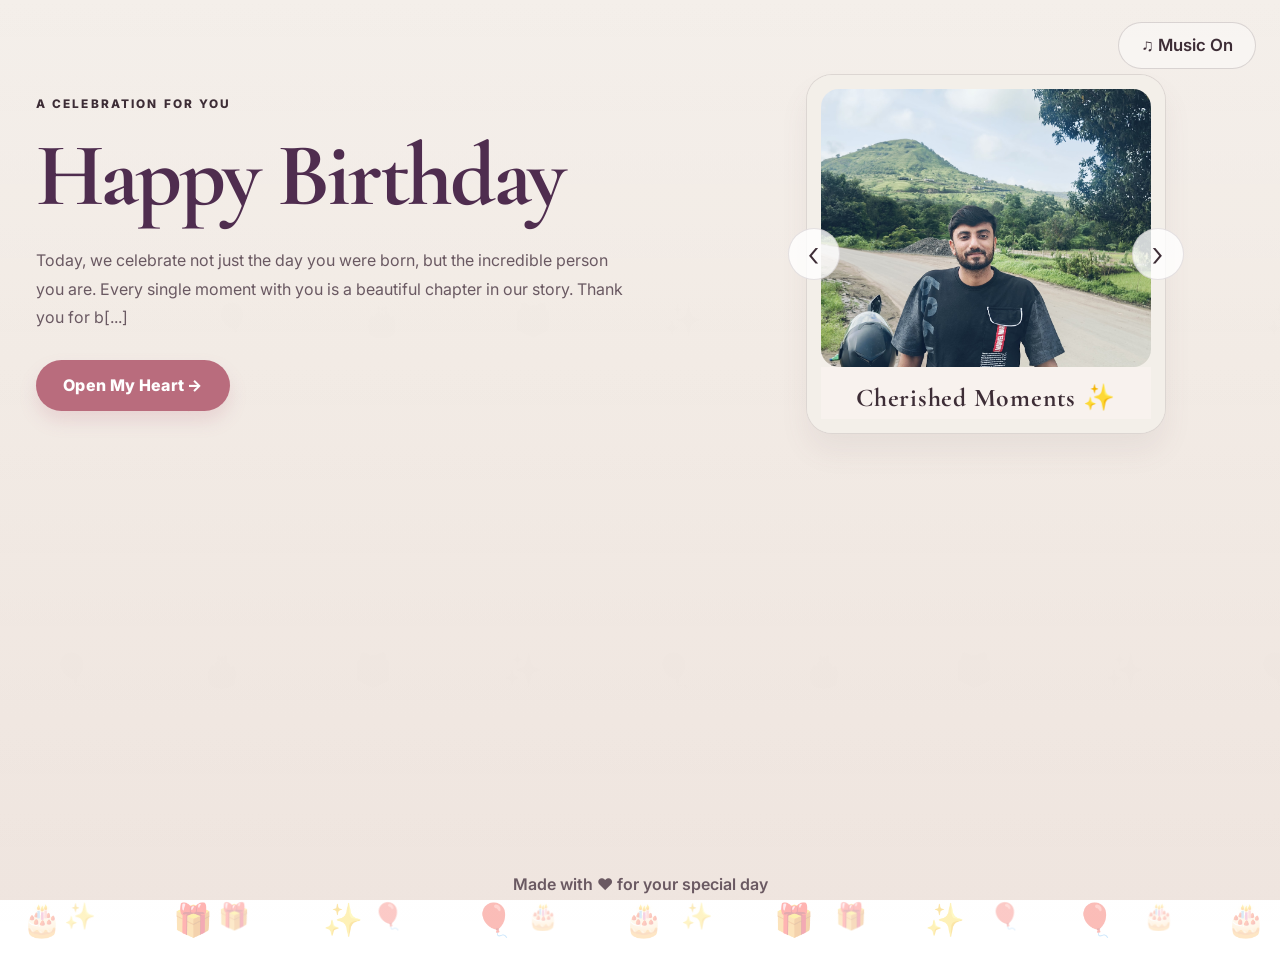
<file: index.html>
<!DOCTYPE html>
<html lang="en-IN">
<head>
  <meta charset="UTF-8">
  <meta name="viewport" content="width=device-width, initial-scale=1.0">
  <title>A Celebration For You</title>
  <link rel="preconnect" href="https://fonts.googleapis.com">
  <link rel="preconnect" href="https://fonts.gstatic.com" crossorigin>
  <link href="https://fonts.googleapis.com/css2?family=Cormorant+Garamond:wght@600;700&family=Inter:wght@400;500;600;700&display=swap" rel="stylesheet">
  <link rel="stylesheet" href="styles_restore.css">
</head>
<body>
  <div class="heart-layer"></div>
  <div class="confetti-layer">
    <div class="confetti confetti-1"></div>
    <div class="confetti confetti-2"></div>
    <div class="confetti confetti-3"></div>
    <div class="confetti confetti-4"></div>
    <div class="confetti confetti-5"></div>
    <div class="confetti confetti-6"></div>
    <div class="confetti confetti-7"></div>
    <div class="confetti confetti-8"></div>
  </div>

  <button type="button" class="music-toggle" id="musicToggle">♫ Music On</button>
  <audio id="bgMusic" loop style="display:none;"></audio>

  <div class="page-shell">
    <header class="topbar">
      <div class="brand"></div>
    </header>

    <main>
      <section class="view active" id="hero">
        <div class="hero">
          <div class="hero-copy">
            <p class="eyebrow">A Celebration For You</p>
            <h1>Happy Birthday<br></h1>
            <p class="lead">Today, we celebrate not just the day you were born, but the incredible person you are. Every single moment with you is a beautiful chapter in our story. Thank you for b[...]
            <div class="cta-row">
              <button type="button" class="btn primary" onclick="showView('story')">Open My Heart →</button>
            </div>
          </div>

          <div class="hero-visual">
            <div class="polaroid-slider">
              <div class="polaroid-frame">
                <div class="polaroid-slide active">
                  <img src="assets/images/single-photo.jpg" alt="Celebration memory">
                  <figcaption>Cherished Moments ✨</figcaption>
                </div>
                <div class="polaroid-slide">
                  <img src="assets/images/image_6f2d0f85.png" alt="Forever us memory">
                  <figcaption>Forever Us 🌷</figcaption>
                </div>
                <div class="polaroid-slide">
                  <img src="assets/images/image_fc53c7a5.png" alt="Happy memory">
                  <figcaption>Endless Laughter 💖</figcaption>
                </div>
              </div>
              <button type="button" class="polaroid-nav prev" aria-label="Previous photo">‹</button>
              <button type="button" class="polaroid-nav next" aria-label="Next photo">›</button>
            </div>
          </div>
        </div>
      </section>

      <section class="view" id="story">
        <div class="story-shell">
          <h2 class="letter-heading">Click for a Quick Reality Check 😜</h2>

          <div class="letter-envelope" id="birthdayEnvelope">
            <div class="envelope-flap"></div>

            <div class="letter-sheet">
              <h2 class="letter-title">Happy Birthday Darshu ✨</h2>

              <div class="poem-body">
                <p>Beeja badha mate duniya ma game tetlo hoy clash,<br>
                Pan tari sathe vaat thay etle life thai jay jalsa-ne-moj!</p>

                <p>Taro look che ekdam 'premium' ane nature taro sober,<br>
                Pan mari reels like karva ma tu modo pade che, that's not fair! 😜</p>

                <p>Mari badhi j crazy vaato par tu je rite hase che,<br>
                Sachu kahu to, tu j maro favorite 'stress buster' bane che.</p>

                <p>Lagna pachi bhale remote control mate aapni thay fight,<br>
                Pan tari bajuma besine aakhi life lage che ekdam bright! 🌟</p>
              </div>

              <p class="letter-signoff"><b>~ Happy Birthday Darshu ❤️</b></p>
              <button type="button" class="btn primary letter-next-btn" id="closeLetterBtn">Continue Surprise →</button>
            </div>

            <div class="envelope-body-front"></div>

            <button type="button" class="wax-seal" id="envelopeSeal">
              <span class="seal-heart">♥</span>
            </button>
          </div>
        </div>
      </section>

      <section class="view" id="balloons">
        <div class="balloon-view">
          <div class="balloon-panel">
            <div class="section-heading">
              <p class="letter-heading">Pop for Happiness</p>
              <h2>Every Balloon Holds a Reason for You... ❤️</h2>
            </div>
            <div class="balloon-scene" id="balloonScene"></div>
            <button type="button" class="btn primary hidden" id="nextFromBalloons">See Your Invitation →</button>
          </div>
        </div>
      </section>

      <section class="view" id="success">
        <div class="balloon-panel" style="max-width: 680px;">
          <h1 class="success-banner" style="font-size: clamp(2rem, 5vw, 3.5rem); color: var(--accent); margin: 0; font-weight: 800; letter-spacing: 0.05em;">
            🎉 SUCCESS! 🎉
          </h1>

          <div class="wish-card-box">
            <h2 style="font-size: clamp(2.2rem, 4vw, 3rem); color: var(--primary); margin: 0 0 15px;">
              Happy Birthday, Darshu! 🎂
            </h2>

            <p style="color: var(--muted); font-size: 1.15rem; line-height: 1.8; margin-bottom: 30px;">
              You've successfully unlocked every hidden reason! You are my today, my tomorrow, and my absolute favorite chapter in this life. Thank you for being the calm in my chaotic world. Now[...]
            </p>

            <button type="button" class="btn primary" id="surpriseButtonFromWish">
              See Your Invitation Detail →
            </button>
          </div>
        </div>
      </section>

      <section class="view" id="rsvp">
        <div class="glass-card rsvp-card">
          <div class="rsvp-question" id="questionModal">
            <p class="eyebrow">A Personal Request</p>
            <h2>Will You Celebrate With Me?</h2>
            <p>I want to spend this beautiful milestone day celebrating you. Will you be with me for this special birthday celebration?</p>
            <div class="rsvp-actions">
              <button type="button" class="btn primary yes-btn">Yes</button>
              <button type="button" class="btn secondary no-btn">No</button>
            </div>
          </div>

          <div class="final-invite hidden" id="finalInvite">
            <div class="final-invite-inner">
              <p class="eyebrow">The Celebration Details</p>
              <h3>Let's Make It Unforgettable</h3>
              <div class="final-card-grid">
                <div class="final-card">
                  <span class="label">Date</span>
                  <div class="final-card-value">03 Sept 2026</div>
                  <p>Birthday Celebration</p>
                </div>
                <div class="final-card">
                  <span class="label">Time</span>
                  <div class="final-card-value">8:30 PM</div>
                  <p>Dress in your finest, with hearts ready</p>
                </div>
                <div class="final-card" id="venueCard">
                  <span class="label">Venue</span>
                  <div class="final-card-value">Teera, Wakad</div>
                  <p>Kaspate Corner, Hinjawadi Rd, Pune</p>
                  <a href="https://maps.app.goo.gl/9mBRzWY6cF8ZieEKA" target="_blank" class="map-link">Open in Google Maps</a>
                </div>
              </div>
            </div>
          </div>
        </div>
      </section>
    </main>

    <footer class="footer">
      <p>Made with ♥ for your special day</p>
    </footer>
  </div>

  <script src="script_restore.js"></script>
</body>
</html>
</file>
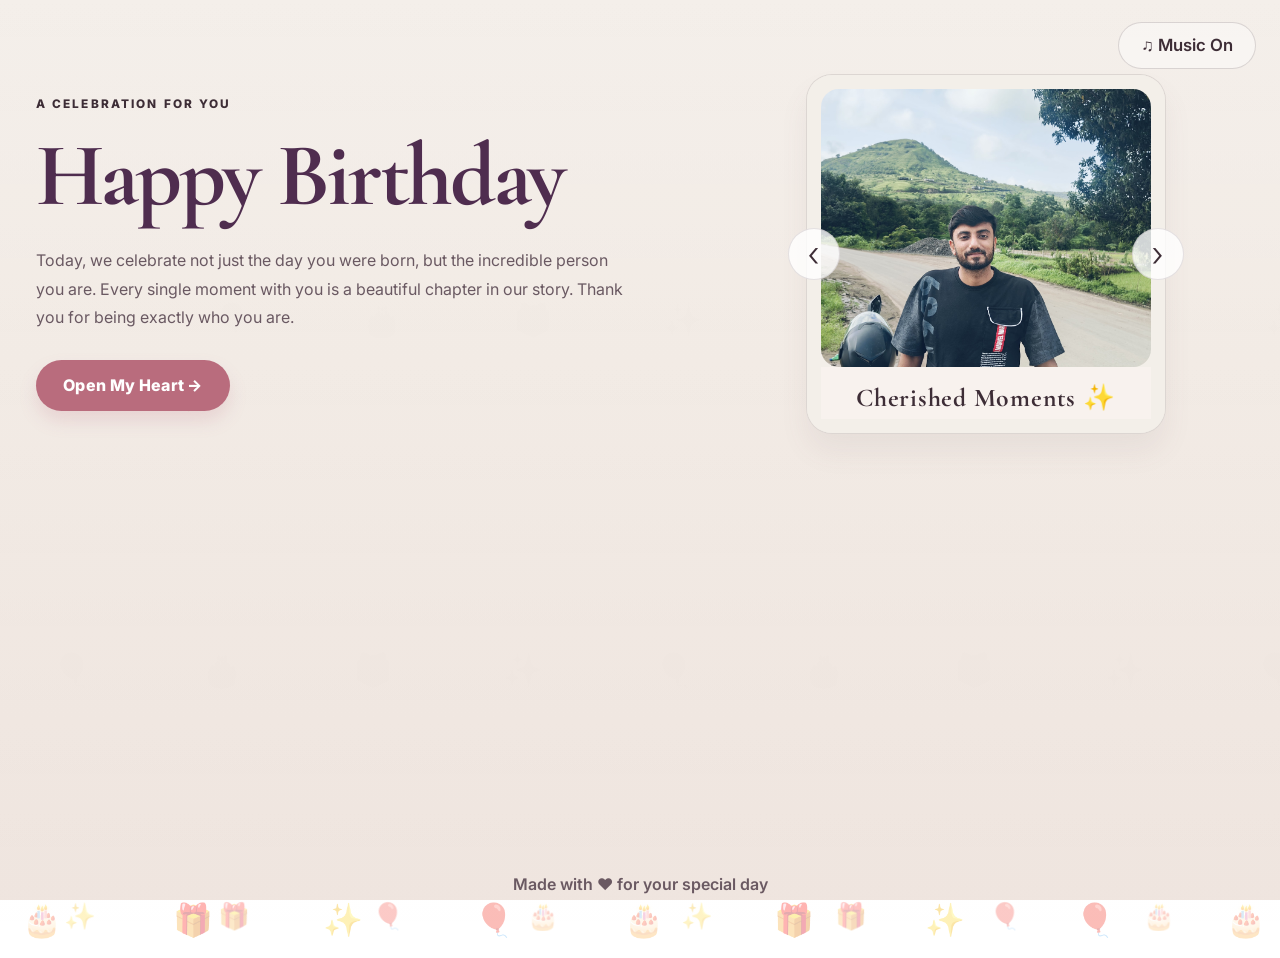
<file: index_restore.html>
<!DOCTYPE html>
<html lang="en-IN">
<head>
  <meta charset="UTF-8">
  <meta name="viewport" content="width=device-width, initial-scale=1.0">
  <title>A Celebration For You</title>
  <link rel="preconnect" href="https://fonts.googleapis.com">
  <link rel="preconnect" href="https://fonts.gstatic.com" crossorigin>
  <link href="https://fonts.googleapis.com/css2?family=Cormorant+Garamond:wght@600;700&family=Inter:wght@400;500;600;700&display=swap" rel="stylesheet">
  <link rel="stylesheet" href="styles_restore.css">
</head>
<body>
  <div class="heart-layer"></div>
  <div class="confetti-layer">
    <div class="confetti confetti-1"></div>
    <div class="confetti confetti-2"></div>
    <div class="confetti confetti-3"></div>
    <div class="confetti confetti-4"></div>
    <div class="confetti confetti-5"></div>
    <div class="confetti confetti-6"></div>
    <div class="confetti confetti-7"></div>
    <div class="confetti confetti-8"></div>
  </div>

  <button type="button" class="music-toggle" id="musicToggle">♫ Music On</button>
  <audio id="bgMusic" loop style="display:none;"></audio>

  <div class="page-shell">
    <header class="topbar">
      <div class="brand"></div>
    </header>

    <main>
      <section class="view active" id="hero">
        <div class="hero">
          <div class="hero-copy">
            <p class="eyebrow">A Celebration For You</p>
            <h1>Happy Birthday<br></h1>
            <p class="lead">Today, we celebrate not just the day you were born, but the incredible person you are. Every single moment with you is a beautiful chapter in our story. Thank you for being exactly who you are.</p>
            <div class="cta-row">
              <button type="button" class="btn primary" onclick="showView('story')">Open My Heart →</button>
            </div>
          </div>

          <div class="hero-visual">
            <div class="polaroid-slider">
              <div class="polaroid-frame">
                <div class="polaroid-slide active">
                  <img src="assets/images/single-photo.jpg" alt="Celebration memory">
                  <figcaption>Cherished Moments ✨</figcaption>
                </div>
                <div class="polaroid-slide">
                  <img src="assets/images/image_6f2d0f85.png" alt="Forever us memory">
                  <figcaption>Forever Us 🌷</figcaption>
                </div>
                <div class="polaroid-slide">
                  <img src="assets/images/image_fc53c7a5.png" alt="Happy memory">
                  <figcaption>Endless Laughter 💖</figcaption>
                </div>
              </div>
              <button type="button" class="polaroid-nav prev" aria-label="Previous photo">‹</button>
              <button type="button" class="polaroid-nav next" aria-label="Next photo">›</button>
            </div>
          </div>
        </div>
      </section>

      <section class="view" id="story">
        <div class="story-shell">
          <h2 class="letter-heading">Click for a Quick Reality Check 😜</h2>

          <div class="letter-envelope" id="birthdayEnvelope">
            <div class="envelope-flap"></div>

            <div class="letter-sheet">
              <h2 class="letter-title">Happy Birthday Darshu ✨</h2>

              <div class="poem-body">
                <p>Beeja badha mate duniya ma game tetlo hoy clash,<br>
                Pan tari sathe vaat thay etle life thai jay jalsa-ne-moj!</p>

                <p>Taro look che ekdam 'premium' ane nature taro sober,<br>
                Pan mari reels like karva ma tu modo pade che, that's not fair! 😜</p>

                <p>Mari badhi j crazy vaato par tu je rite hase che,<br>
                Sachu kahu to, tu j maro favorite 'stress buster' bane che.</p>

                <p>Lagna pachi bhale remote control mate aapni thay fight,<br>
                Pan tari bajuma besine aakhi life lage che ekdam bright! 🌟</p>
              </div>

              <p class="letter-signoff"><b>~ Happy Birthday Darshu ❤️</b></p>
              <button type="button" class="btn primary letter-next-btn" id="closeLetterBtn">Continue Surprise →</button>
            </div>

            <div class="envelope-body-front"></div>

            <button type="button" class="wax-seal" id="envelopeSeal">
              <span class="seal-heart">♥</span>
            </button>
          </div>
        </div>
      </section>

      <section class="view" id="balloons">
        <div class="balloon-view">
          <div class="balloon-panel">
            <div class="section-heading">
              <p class="letter-heading">Pop for Happiness</p>
              <h2>Every Balloon Holds a Reason for You... ❤️</h2>
            </div>
            <div class="balloon-scene" id="balloonScene"></div>
            <button type="button" class="btn primary hidden" id="nextFromBalloons">See Your Invitation →</button>
          </div>
        </div>
      </section>

      <section class="view" id="success">
        <div class="balloon-panel" style="max-width: 680px;">
          <h1 class="success-banner" style="font-size: clamp(2rem, 5vw, 3.5rem); color: var(--accent); margin: 0; font-weight: 800; letter-spacing: 0.05em;">
            🎉 SUCCESS! 🎉
          </h1>

          <div class="wish-card-box">
            <h2 style="font-size: clamp(2.2rem, 4vw, 3rem); color: var(--primary); margin: 0 0 15px;">
              Happy Birthday, Darshu! 🎂
            </h2>

            <p style="color: var(--muted); font-size: 1.15rem; line-height: 1.8; margin-bottom: 30px;">
              You've successfully unlocked every hidden reason! You are my today, my tomorrow, and my absolute favorite chapter in this life. Thank you for being the calm in my chaotic world. Now, let’s continue to reveal your official birthday celebration invitation! ✨
            </p>

            <button type="button" class="btn primary" id="surpriseButtonFromWish">
              See Your Invitation Detail →
            </button>
          </div>
        </div>
      </section>

      <section class="view" id="rsvp">
        <div class="glass-card rsvp-card">
          <div class="rsvp-question" id="questionModal">
            <p class="eyebrow">A Personal Request</p>
            <h2>Will You Celebrate With Me?</h2>
            <p>I want to spend this beautiful milestone day celebrating you. Will you be with me for this special birthday celebration?</p>
            <div class="rsvp-actions">
              <button type="button" class="btn primary yes-btn">Yes</button>
              <button type="button" class="btn secondary no-btn">No</button>
            </div>
          </div>

          <div class="final-invite hidden" id="finalInvite">
            <div class="final-invite-inner">
              <p class="eyebrow">The Celebration Details</p>
              <h3>Let's Make It Unforgettable</h3>
              <div class="final-card-grid">
                <div class="final-card">
                  <span class="label">Date</span>
                  <div class="final-card-value">03 Sept 2026</div>
                  <p>Birthday Celebration</p>
                </div>
                <div class="final-card">
                  <span class="label">Time</span>
                  <div class="final-card-value">8:30 PM</div>
                  <p>Dress in your finest, with hearts ready</p>
                </div>
                <div class="final-card" id="venueCard">
                  <span class="label">Venue</span>
                  <div class="final-card-value">Teera, Wakad</div>
                  <p>Kaspate Corner, Hinjawadi Rd, Pune</p>
                  <a href="https://google.com" target="_blank" class="map-link">Open in Google Maps</a>
                </div>
              </div>
            </div>
          </div>
        </div>
      </section>
    </main>

    <footer class="footer">
      <p>Made with ♥ for your special day</p>
    </footer>
  </div>

  <script src="script_restore.js"></script>
</body>
</html>
</file>
<file: styles_restore.css>
:root {
  --bg: #f4efe9;
  --bg-deep: #efe5df;
  --panel: #f5f0ec;
  --panel-soft: #f7f1ee;
  --text: #3d2d36;
  --muted: #6a5962;
  --primary: #4f2d4f;
  --accent: #c77788;
  --gold: #d8b06a;
  --rose: #e7c7c8;
  --line: rgba(88, 70, 79, 0.15);
  --letter: #fffaf6;
}

* { box-sizing: border-box; }
html { scroll-behavior: smooth; }
body {
  margin: 0;
  font-family: "Inter", sans-serif;
  color: var(--text);
  background: linear-gradient(180deg, var(--bg) 0%, var(--bg-deep) 100%);
  min-height: 100vh;
  overflow-y: auto;
  overflow-x: hidden;
  background-attachment: fixed;
  position: relative;
}

body::before {
  content: "🎈 🎂 🎁 ✨ 🎈 🎂 🎁 ✨ 🎈 🎂 🎁 ✨";
  position: fixed;
  top: 100%;
  left: -10%;
  width: 120%;
  word-spacing: clamp(50px, 8vw, 120px);
  font-size: clamp(1.4rem, 2.5vw, 2.2rem);
  white-space: nowrap;
  pointer-events: none;
  z-index: 0;
  opacity: 0.35;
  animation: celebrateFloatingIconsDense 11s linear infinite;
  text-shadow: 180px -250px 0px rgba(0,0,0,0.02),
               340px -600px 0px rgba(0,0,0,0.01);
}

body::after {
  content: "✨ 🎁 🎈 🎂 ✨ 🎁 🎈 🎂 ✨ 🎁 🎈 🎂";
  position: fixed;
  top: 100%;
  left: 5%;
  width: 120%;
  word-spacing: clamp(60px, 9vw, 140px);
  font-size: clamp(1.1rem, 2vw, 1.8rem);
  white-space: nowrap;
  pointer-events: none;
  z-index: 0;
  opacity: 0.28;
  animation: celebrateFloatingIconsStaggered 14s linear infinite;
  animation-delay: 4.5s;
  filter: blur(0.5px);
}

img { max-width: 100%; display: block; }
button, a { font: inherit; }
button { cursor: pointer; }

/* ========================================================
   HARDWARE-ACCELERATED RANDOM FLUID PARTICLE CANVAS
   ======================================================== */

.party-bg-canvas {
  position: fixed;
  inset: 0;
  overflow: hidden;
  pointer-events: none;
  z-index: 0;
}

.bg-floating-item {
  position: absolute;
  top: 105%;
  opacity: 0;
  will-change: transform, opacity;
  animation: floatUpwardRandom linear forwards;
}

@keyframes floatUpwardRandom {
  0% {
    transform: translateY(0) scale(0.5) rotate(var(--start-rotation));
    opacity: 0;
  }
  15% {
    opacity: 0.45;
  }
  85% {
    opacity: 0.45;
  }
  100% {
    transform: translateY(-115vh) scale(1) rotate(calc(var(--start-rotation) + 180deg)) translateX(var(--drift-x));
    opacity: 0;
  }
}

.page-shell {
  position: relative;
  max-width: 1280px;
  min-height: 100vh;
  margin: 0 auto;
  padding: 24px clamp(18px, 2.8vw, 36px) 40px;
  overflow: visible;
  background: linear-gradient(180deg, rgba(255,255,255,0.05), rgba(255,255,255,0));
  z-index: 1;
}

.page-shell::before,
.page-shell::after {
  display: none;
}

.topbar { display: flex; justify-content: space-between; align-items: center; padding: 12px 0 18px; gap: 18px; }
.brand {
  font-family: "Cormorant Garamond", serif;
  font-weight: 700;
  letter-spacing: 0.02em;
  font-size: clamp(3rem, 4vw, 5rem);
  color: var(--primary);
  text-shadow: none;
  line-height: 1;
  font-style: italic;
}

.topbar {
  padding-top: 8px;
}

.music-toggle {
  position: fixed;
  top: 22px; right: 24px; z-index: 20;
  border: 1px solid rgba(89, 74, 80, 0.2);
  background: rgba(255,255,255,0.4);
  color: var(--text);
  border-radius: 999px; padding: 12px 22px;
  box-shadow: none;
  font-weight: 600; transition: none;
  font-size: 1.05rem;
}
.music-toggle.playing {
  background: rgba(255,255,255,0.6);
  color: var(--text);
  box-shadow: none;
}
.music-toggle:hover { transform: none; box-shadow: none; }

main { position: relative; min-height: calc(100vh - 110px); overflow: visible; padding-bottom: 40px; }
.view {
  position: relative; width: 100%; display: none; opacity: 0; transform: none; filter: none;
  transition: none;
}
.view.active { display: block; opacity: 1; pointer-events: auto; transform: none; filter: none; }

.hero { display: grid; grid-template-columns: 1.1fr 0.9fr; align-items: center; gap: clamp(28px, 5vw, 60px); min-height: auto; padding: 24px 0; position: relative; isolation: isolate; }
.hero::before,
.hero::after {
  content: "✦";
  position: absolute;
  font-size: 1.2rem;
  color: var(--gold);
  opacity: 0.9;
  animation: twinkle 3s ease-in-out infinite alternate;
}
.hero::before {
  left: 12%; bottom: 10%;
}
.hero::after {
  right: 16%; top: 10%;
  color: var(--accent);
  animation-delay: 1s;
}
.eyebrow {
  margin: 0 0 16px; color: var(--text); letter-spacing: 0.18em; text-transform: uppercase; font-size: 0.74rem; font-weight: 800;
  text-shadow: none;
}
.hero-copy, .hero-visual { position: relative; z-index: 1; }
.hero-copy h1, .section-heading h2, .rsvp-card h2, .balloon-panel h2 { font-family: "Cormorant Garamond", serif; margin: 0; line-height: 1.1; letter-spacing: -0.03em; }
.hero-copy h1 {
  font-size: clamp(4rem, 7vw, 8rem); color: var(--primary); animation: heroReveal 0.7s ease both, titleFloat 6s ease-in-out infinite;
  text-shadow: none;
}
.hero-copy h1 span {
  color: var(--accent);
  text-shadow: none;
}
.lead { max-width: 600px; margin-top: 20px; font-size: clamp(1rem, 1.2vw, 1.08rem); line-height: 1.8; color: var(--muted); }
.cta-row { display: flex; flex-wrap: wrap; gap: 16px; margin-top: 28px; }
.btn {
  appearance: none; border: 0; display: inline-flex; align-items: center; justify-content: center; border-radius: 999px; padding: 0.95rem 1.7rem;
  font-weight: 700; letter-spacing: 0.02em; transition: transform 0.2s ease, filter 0.2s ease;
  box-shadow: none;
}
.btn:hover { transform: translateY(-1px); box-shadow: none; filter: brightness(0.98); }
.btn.primary {
  background: #b96c7d;
  color: #fff;
  font-weight: 800;
  box-shadow: 0 10px 18px rgba(185, 108, 125, 0.18);
}
.btn.secondary {
  background: #f5efe9;
  color: var(--text);
  border: 1px solid var(--line);
  box-shadow: none;
}

.hero-visual { display: grid; place-items: center; }
.polaroid-slider { position: relative; display: grid; place-items: center; width: min(100%, 360px); gap: 18px; }
.polaroid-frame {
  position: relative; width: min(100%, 460px); max-width: 500px; aspect-ratio: 1 / 1; background: #f3efe9; border-radius: 26px;
  box-shadow: 0 18px 28px rgba(120, 92, 104, 0.08);
  border: 1px solid var(--line); overflow: hidden;
  animation: photoFloat 7s ease-in-out infinite;
}
.polaroid-slide { position: absolute; inset: 0; display: none; padding: 14px; background: #f3efe9; border-radius: 20px; }
.polaroid-slide.active { display: block; }
.polaroid-slide img { width: 100%; height: calc(100% - 52px); object-fit: cover; border-radius: 18px; display: block; aspect-ratio: 1 / 1; }
.polaroid-slide figcaption {
  height: 52px; display: flex; align-items: center; justify-content: center; color: var(--text);
  font-family: "Cormorant Garamond", serif; font-size: 1.6rem; font-weight: 700; letter-spacing: 0.03em; padding-top: 8px;
  text-shadow: none;
  background: #f8f2ee;
}
.polaroid-nav {
  position: absolute; top: 50%; transform: translateY(-50%); width: 52px; height: 52px; border: 1px solid var(--line);
  border-radius: 50%; background: rgba(255,255,255,0.8); color: var(--text);
  font-size: 2.2rem; line-height: 1; font-weight: 300; box-shadow: none;
  z-index: 3; cursor: pointer; display: flex; align-items: center; justify-content: center; transition: none;
}
.polaroid-nav.prev { left: -18px; }
.polaroid-nav.next { right: -18px; }
.polaroid-nav:hover { transform: translateY(-50%); box-shadow: none; }

.story-shell { display: grid; place-items: center; gap: 24px; min-height: 72vh; }
.letter-heading {
  margin: 0; text-align: center; font-family: "Cormorant Garamond", serif; font-size: clamp(3rem, 5vw, 5rem);
  color: var(--primary); font-style: italic; letter-spacing: 0.02em;
  text-shadow: none;
}

.letter-envelope {
  position: relative;
  width: min(95%, 480px);
  height: 340px;
  background: #b2182b;
  border-radius: 0 0 12px 12px;
  margin: 240px auto 60px;
  box-shadow: 0 20px 40px rgba(0, 0, 0, 0.15);
  perspective: 1500px;
  z-index: 5;
}

.envelope-flap {
  position: absolute;
  top: 0; left: 0; width: 100%; height: 100%;
  background: linear-gradient(135deg, #e56571 0%, #be2237 100%);
  clip-path: polygon(0 0, 50% 60%, 100% 0);
  transform-origin: top center;
  transition: transform 0.6s cubic-bezier(0.4, 0, 0.2, 1), z-index 0.2s step-end;
  z-index: 10;
}

.envelope-body-front {
  position: absolute; inset: 0;
  background: linear-gradient(180deg, #ca2b40 0%, #aa1a2d 100%);
  clip-path: polygon(0 45%, 50% 65%, 100% 45%, 100% 100%, 0 100%);
  border-radius: 0 0 12px 12px;
  z-index: 8;
}

.letter-sheet {
  position: absolute;
  left: 50%;
  top: 10px;
  width: 90%;
  background: #fffaf6;
  border-radius: 8px;
  padding: 32px 24px;
  box-shadow: 0 10px 30px rgba(0,0,0,0.12);
  border: 1px solid rgba(88, 70, 79, 0.1);
  transform: translateX(-50%) translateY(10px);
  opacity: 0;
  z-index: 99;
  text-align: center;
  font-family: "Cormorant Garamond", serif;
  min-height: max-content;
  transition: transform 0.8s cubic-bezier(0.175, 0.885, 0.32, 1.25) 0.3s, opacity 0.5s ease 0.3s;
}

.letter-title { color: #4f2d4f; font-size: 1.8rem; margin: 0 0 20px; font-style: italic; }
.poem-body p { font-size: 1.05rem; line-height: 1.5; color: #3d2d36; margin: 0 0 16px; }
.letter-signoff { color: #b96c7d; font-size: 1.2rem; margin-top: 15px; display: block; }
.letter-next-btn { margin-top: 20px; padding: 10px 24px; font-size: 0.9rem; }

.wax-seal {
  position: absolute;
  left: 50%;
  top: 50%;
  transform: translate(-50%, -50%);
  width: 55px;
  height: 55px;
  background: radial-gradient(circle, #e7a8b4, #c77788 70%);
  border: 2px solid rgba(255,255,255,0.5);
  border-radius: 50%;
  color: #fff;
  font-size: 1.5rem;
  display: grid;
  place-items: center;
  cursor: pointer !important;
  z-index: 120 !important;
  pointer-events: auto !important;
  box-shadow: 0 6px 15px rgba(199, 119, 136, 0.4);
  transition: transform 0.2s ease, opacity 0.4s ease;
}
.wax-seal:hover { transform: translate(-50%, -50%) scale(1.08); }

.letter-envelope.opened .envelope-flap {
  transform: rotateX(180deg);
  z-index: 2;
}

.letter-envelope.opened .letter-sheet {
  opacity: 1;
  transform: translateX(-50%) translateY(-280px);
}

.letter-envelope.opened .wax-seal {
  opacity: 0 !important;
  pointer-events: none !important;
  z-index: 0 !important;
}

@media (max-width: 600px) {
  .letter-envelope { margin-top: 200px; }
  .letter-sheet { padding: 20px 16px; }
  .poem-body p { font-size: 0.9rem; line-height: 1.4; margin-bottom: 12px; }
  .letter-envelope.opened .letter-sheet { transform: translateX(-50%) translateY(-240px); }
}

.story-actions { display: flex; justify-content: center; margin-top: 8px; }

.balloon-panel { position: relative; margin: 0 auto; background: #f3eee9; border: 1px solid var(--line); border-radius: 32px; box-shadow: none; width: min(100%, 980px); padding: clamp(20px, 3vw, 36px); text-align: center; }
.balloon-view { min-height: auto; display: grid; place-items: center; padding: 24px 0; }
.balloon-scene {
  position: relative; z-index: 1; height: clamp(380px, 50vh, 520px); overflow: hidden; border-radius: 28px; margin-bottom: 24px;
  background: linear-gradient(180deg, #f5f0eb 0%, #f2e6e2 100%);
}
.balloon {
  position: absolute;
  width: 120px;
  height: 150px;
  border: 0;
  border-radius: 50% 50% 46% 46%;
  background: linear-gradient(180deg, rgba(255,255,255,0.6), hsla(var(--hue), 45%, 85%, 1));
  box-shadow: inset 0 4px 12px rgba(255,255,255,0.4), 0 8px 20px rgba(0,0,0,0.05);
  cursor: pointer;
  transition: transform 0.4s cubic-bezier(0.175, 0.885, 0.32, 1.275), opacity 0.3s ease;
}

.balloon::before {
  content: "";
  position: absolute;
  width: 2px;
  height: 86px;
  background: rgba(84, 59, 69, 0.2);
  left: 50%;
  top: 100%;
  transform: translateX(-50%);
}

.balloon.burst {
  background: transparent !important;
  border: none !important;
  box-shadow: none !important;
  pointer-events: none !important;
}

.balloon.burst::before {
  display: none !important;
}

.balloon-message {
  position: absolute;
  top: 50%;
  left: 50%;
  transform: translate(-50%, -50%) scale(0.8);
  font-size: 0.85rem;
  font-weight: 700;
  color: var(--text);
  background: #fffaf6;
  border-radius: 14px;
  padding: 10px 16px;
  opacity: 0;
  visibility: hidden;
  width: max-content;
  max-width: 180px;
  text-align: center;
  box-shadow: 0 10px 25px rgba(82, 58, 64, 0.12);
  border: 1px solid rgba(95, 69, 76, 0.15);
  transition: transform 0.4s cubic-bezier(0.175, 0.885, 0.32, 1.275), opacity 0.3s ease;
}

.balloon:nth-child(1) .balloon-message {
  transform: translate(-25%, -50%) scale(0.8);
}
.balloon:nth-child(1).burst .balloon-message {
  transform: translate(-25%, -50%) scale(1.1) !important;
}

.balloon:nth-child(7) .balloon-message {
  transform: translate(-75%, -50%) scale(0.8);
}
.balloon:nth-child(7).burst .balloon-message {
  transform: translate(-75%, -50%) scale(1.1) !important;
}

.balloon.burst .balloon-message {
  opacity: 1 !important;
  visibility: visible !important;
  transform: translate(-50%, -50%) scale(1.1);
  z-index: 50;
}

#success.active .success-banner {
  animation: pulseCelebrateGlow 2.5s ease-in-out infinite alternate;
}

#success.active h2 {
  font-family: "Cormorant Garamond", serif;
  animation: typographyFloatLift 4s ease-in-out infinite alternate;
}

#success .wish-card-box {
  background: #fffaf6;
  border: 1px solid var(--line);
  padding: 40px 30px;
  border-radius: 24px;
  box-shadow: 0 15px 35px rgba(120, 92, 104, 0.08);
  margin-top: 25px;
}

@keyframes pulseCelebrateGlow {
  0% {
    transform: scale(1);
    text-shadow: 0 0 10px rgba(185, 108, 125, 0.2);
  }
  100% {
    transform: scale(1.08);
    text-shadow: 0 0 25px rgba(185, 108, 125, 0.6), 0 0 40px rgba(216, 176, 106, 0.3);
  }
}

@keyframes typographyFloatLift {
  0% {
    transform: translateY(0);
  }
  100% {
    transform: translateY(-8px);
  }
}

.birthday-wish { width: min(100%, 780px); margin: 30px auto 0; background: #f9f3ee; border: 1px solid var(--line); border-radius: 28px; box-shadow: none; padding: 36px 22px; text-align: center; }
.wish-eyebrow { margin: 0 0 12px; font-size: 0.8rem; font-weight: 800; letter-spacing: 0.18em; text-transform: uppercase; color: var(--primary); text-shadow: none; }
.birthday-wish h2 { font-family: "Cormorant Garamond", serif; font-size: clamp(2.5rem, 4vw, 4.2rem); color: var(--primary); margin: 0 0 16px; text-shadow: none; }
.wish-message { font-size: 1.1rem; color: var(--muted); line-height: 1.8; margin: 0 auto 20px; max-width: 620px; }

.rsvp-card { max-width: 980px; margin: 0 auto; background: #f9f2ee; border-radius: 28px; border: 1px solid var(--line); padding: clamp(20px, 3vw, 36px); box-shadow: none; }
.rsvp-envelope-wrap { display: grid; place-items: center; margin-top: 20px; }
.rsvp-question { margin-top: 28px; text-align: center; }
.rsvp-question h2 { font-family: "Cormorant Garamond", serif; font-size: clamp(2.5rem, 4vw, 4rem); color: var(--primary); margin: 0 0 12px; text-shadow: none; }
.rsvp-question p { color: var(--muted); font-size: 1.05rem; margin-bottom: 18px; }
.rsvp-actions { display: flex; justify-content: center; gap: 18px; flex-wrap: wrap; margin-top: 20px; }
.yes-btn, .no-btn { transition: none; }
.no-btn { position: relative; }

.final-invite { margin-top: 20px; text-align: center; }
.final-invite-inner h3 { font-family: "Cormorant Garamond", serif; font-size: clamp(2.4rem, 3.5vw, 3.8rem); color: var(--primary); margin: 0 0 20px; text-shadow: none; }
.final-card-grid { display: grid; grid-template-columns: repeat(3, minmax(0, 1fr)); gap: 20px; margin-top: 20px; }
.final-card { background: #fffaf7; border: 1px solid var(--line); border-radius: 22px; padding: 22px 18px; box-shadow: none; }
.label { display: block; color: var(--primary); text-transform: uppercase; letter-spacing: 0.12em; font-size: 0.72rem; font-weight: 700; margin-bottom: 10px; text-shadow: none; }
.final-card-value { font-size: clamp(1.4rem, 2vw, 2rem); font-family: "Cormorant Garamond", serif; color: var(--primary); font-weight: 700; text-shadow: none; }
.final-card p { color: var(--muted); margin: 10px 0 0; line-height: 1.6; }
.map-link { display: inline-block; margin-top: 10px; color: var(--primary); font-weight: 700; text-decoration: none; transition: none; }
.map-link:hover { text-shadow: none; }

.footer { text-align: center; padding: 18px 0 8px; color: var(--muted); font-weight: 600; text-shadow: none; }
.hidden { display: none !important; }

.heart-particle { position: absolute; bottom: 0; color: var(--primary); animation: none; pointer-events: none; z-index: 0; text-shadow: none; }
.heart-layer { position: fixed; inset: 0; pointer-events: none; overflow: hidden; z-index: 0; }

@keyframes heartRise {
  0% { transform: translateY(0) translateX(0) scale(0.75); opacity: 0; }
  10% { opacity: 1; }
  100% { transform: translateY(-100vh) translateX(var(--drift)) scale(1.2); opacity: 0; }
}

@keyframes balloonFloat { 0% { transform: translateY(0) scale(1); } 100% { transform: translateY(-16px) scale(1.04); } }
@keyframes pop { 0% { transform: scale(1) rotate(0deg); opacity: 1; } 20% { transform: scale(1.2) rotate(-8deg); } 100% { transform: scale(0.2) rotate(12deg); opacity: 0; } }
@keyframes sealFloat { 0% { transform: translateX(-50%) translateY(0px) rotate(-10deg) scale(0.96); } 100% { transform: translateX(-50%) translateY(-8px) rotate(-10deg) scale(1.02); } }
@keyframes stampFly {
  0% { transform: translateX(-50%) translateY(0) rotate(-10deg) scale(1); opacity: 1; }
  50% { transform: translateX(-20%) translateY(-100px) rotate(22deg) scale(0.9); opacity: 1; }
  100% { transform: translateX(90px) translateY(-170px) rotate(40deg) scale(0.7); opacity: 0; }
}
@keyframes sealFlyAway {
  0% { transform: translate(-50%, 0) rotate(-10deg) scale(1); opacity: 1; }
  35% { transform: translate(-38%, -80px) rotate(18deg) scale(1.05); opacity: 1; }
  100% { transform: translate(120px, -180px) rotate(48deg) scale(0.5); opacity: 0; }
}
@keyframes heroReveal { from { opacity: 0; transform: translateY(18px); } to { opacity: 1; transform: translateY(0); } }
@keyframes twinkle {
  0% { transform: scale(0.9); opacity: 0.5; }
  100% { transform: scale(1.2); opacity: 1; }
}
@keyframes titleFloat {
  0%, 100% { transform: translateY(0); }
  50% { transform: translateY(-6px); }
}
@keyframes photoFloat {
  0%, 100% { transform: translateY(0); }
  50% { transform: translateY(-10px); }
}
@keyframes celebrateFloatingIconsDense {
  0% {
    transform: translateY(10vh) translateX(0) rotate(0deg);
  }
  50% {
    transform: translateY(-50vh) translateX(25px) rotate(10deg);
  }
  100% {
    transform: translateY(-115vh) translateX(-15px) rotate(-15deg);
  }
}

@keyframes celebrateFloatingIconsStaggered {
  0% {
    transform: translateY(10vh) translateX(0) rotate(0deg);
  }
  50% {
    transform: translateY(-50vh) translateX(-30px) rotate(-12deg);
  }
  100% {
    transform: translateY(-115vh) translateX(20px) rotate(12deg);
  }
}
@keyframes softGlow {
  0% { transform: translateX(-10px) translateY(8px); opacity: 0.55; }
  100% { transform: translateX(12px) translateY(-10px); opacity: 0.9; }
}

@media (max-width: 860px) {
  .hero { grid-template-columns: 1fr; gap: 26px; }
  .letter-envelope { height: 340px; }
  .letter-sheet { width: 86%; padding: 18px 18px 16px; }
  .final-card-grid { grid-template-columns: 1fr; }
}
</file>
